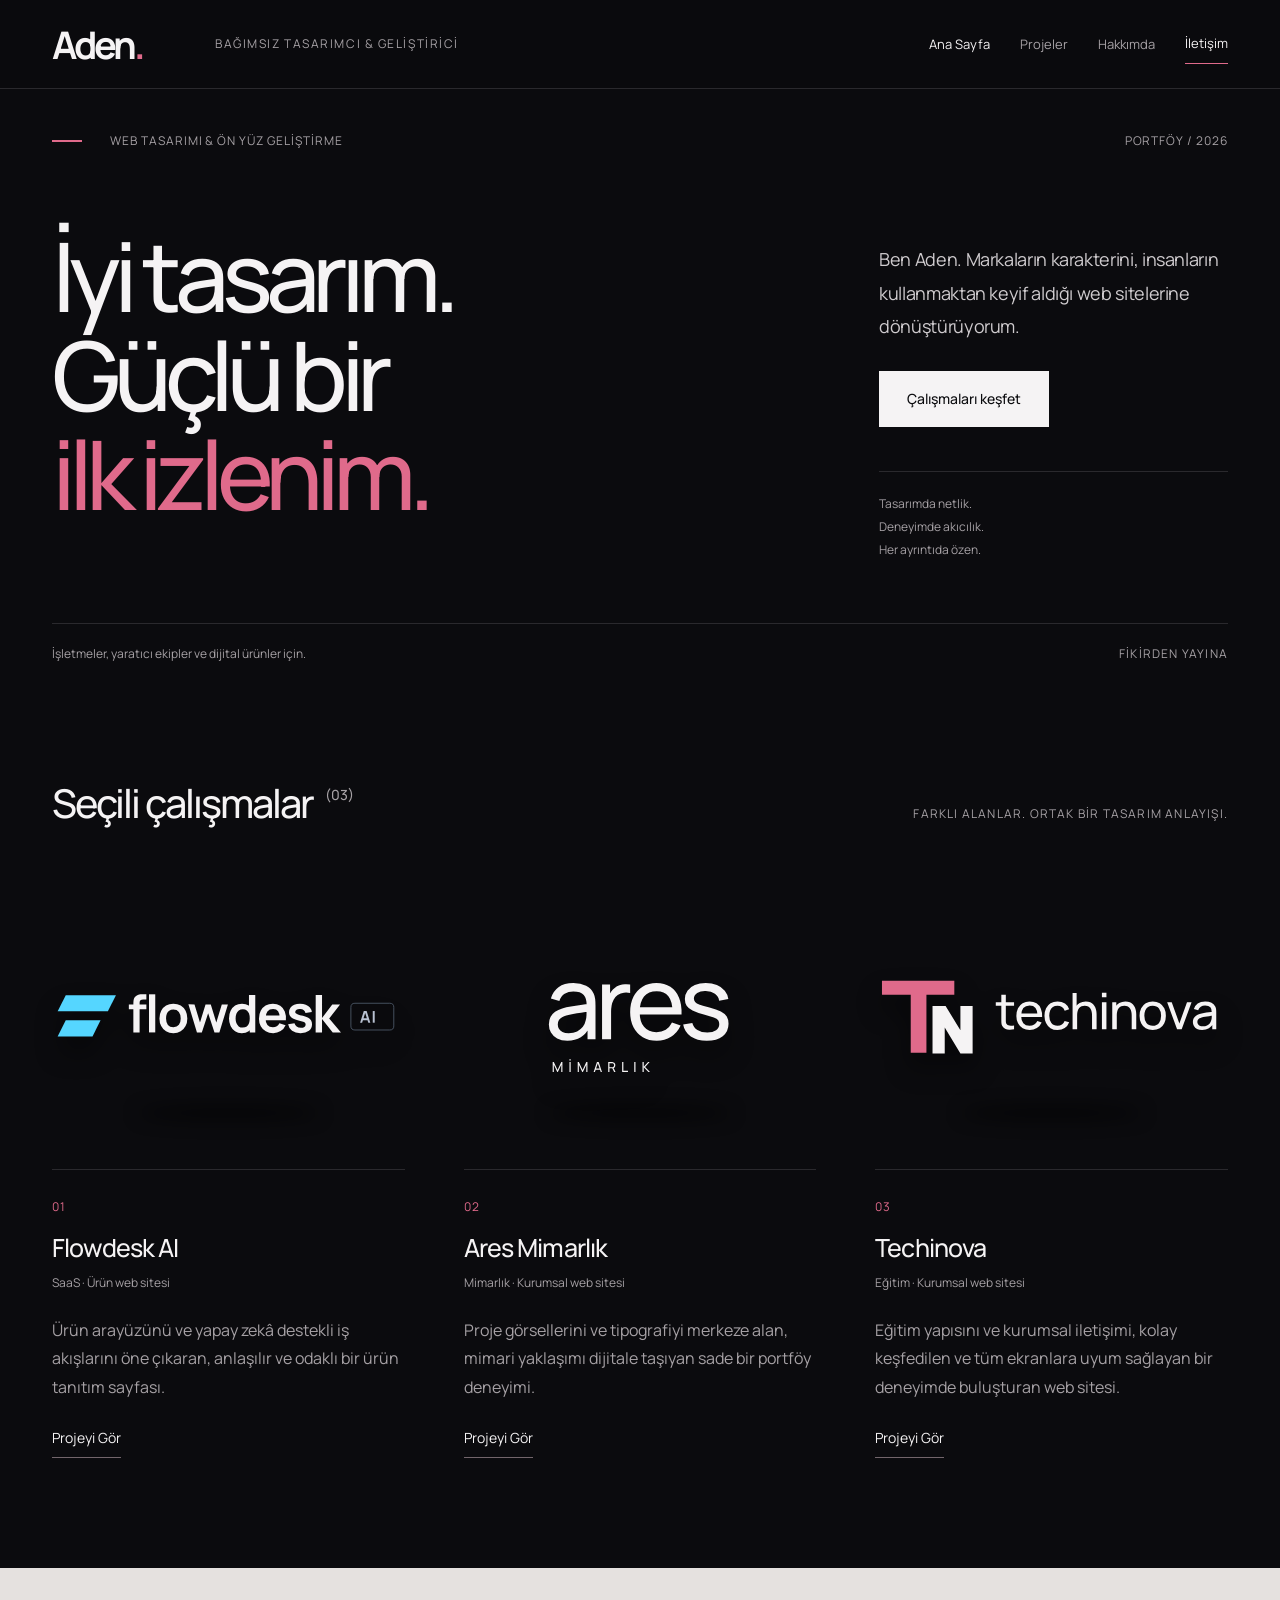
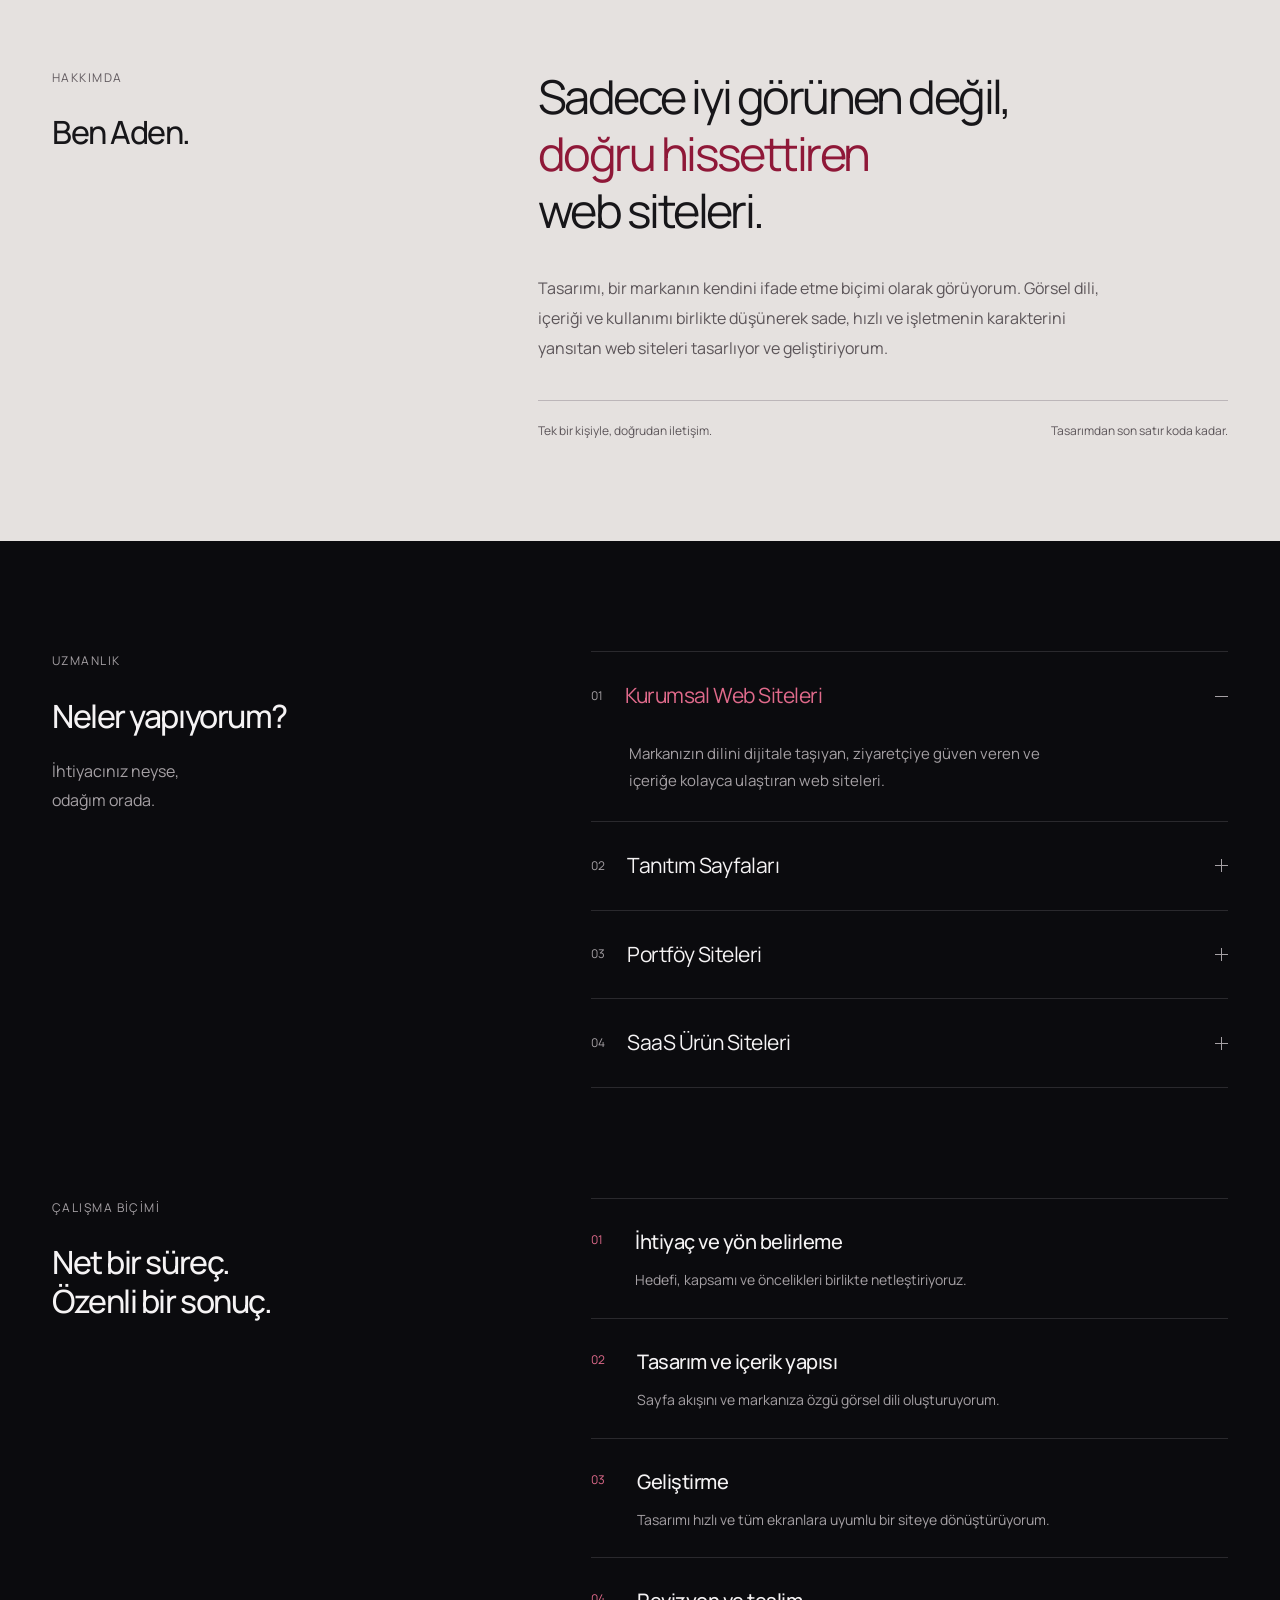
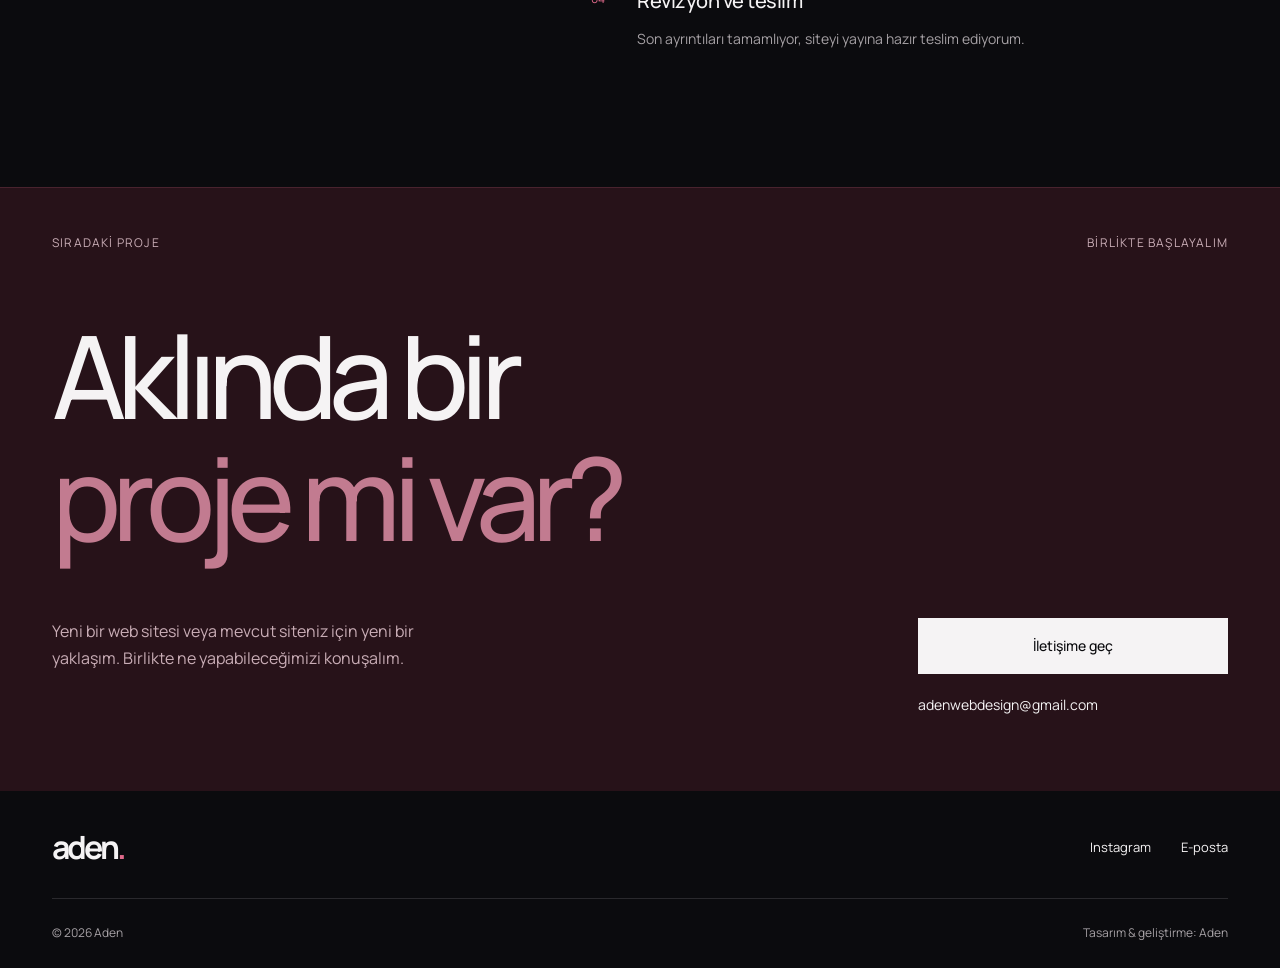
<file: index.html>
<!doctype html>
<html lang="tr">
<head>
  <meta charset="utf-8">
  <meta name="viewport" content="width=device-width, initial-scale=1">
  <meta name="theme-color" content="#0B0B0E">
  <meta name="description" content="Aden — İşletmeler, yaratıcı ekipler ve dijital ürünler için modern, hızlı ve karakterli web siteleri. Bağımsız web tasarımı ve ön yüz geliştirme.">
  <title>Aden — Web Tasarım & Geliştirme</title>
  <link rel="icon" type="image/svg+xml" href="data:image/svg+xml,%3Csvg xmlns='http://www.w3.org/2000/svg' viewBox='0 0 64 64'%3E%3Crect width='64' height='64' rx='12' fill='%230B0B0E'/%3E%3Cpath d='M15 48 29 15h6l14 33h-8l-3-8H25l-3 8zm13-15h7l-3.5-10z' fill='%23F5F3F4'/%3E%3Ccircle cx='51' cy='49' r='4' fill='%23B8325A'/%3E%3C/svg%3E">
  <link rel="stylesheet" href="./style.css?v=floating-1">
  <script src="./main.js?v=floating-1" defer></script>
</head>
<body>
<a class="skip-link" href="#icerik">İçeriğe geç</a>
<header class="header"><div class="wrap navigation"><a class="logo" href="#ana-sayfa" aria-label="Aden ana sayfa">Aden<span>.</span></a><span class="nav-caption">BAĞIMSIZ TASARIMCI & GELİŞTİRİCİ</span><button class="menu-toggle" type="button" aria-controls="navigation" aria-expanded="false" hidden>Menü <span aria-hidden="true">+</span></button><nav id="navigation" aria-label="Ana gezinme"><a href="#ana-sayfa" aria-current="location">Ana Sayfa</a><a href="#projeler">Projeler</a><a href="#hakkimda">Hakkımda</a><a class="nav-contact" href="#iletisim">İletişim</a></nav></div></header>
<main id="icerik">
<section class="hero wrap" id="ana-sayfa" aria-labelledby="hero-title"><div class="hero-meta"><span>WEB TASARIMI & ÖN YÜZ GELİŞTİRME</span><span>PORTFÖY / 2026</span></div><div class="hero-grid"><div><h1 id="hero-title">İyi tasarım.<br>Güçlü bir<br><span>ilk izlenim.</span></h1></div><div class="hero-aside"><p class="intro">Ben Aden. Markaların karakterini, insanların kullanmaktan keyif aldığı web sitelerine dönüştürüyorum.</p><a class="button" href="#projeler">Çalışmaları keşfet</a><div class="specialties"><span>Tasarımda netlik.</span><span>Deneyimde akıcılık.</span><span>Her ayrıntıda özen.</span></div></div></div><div class="hero-foot"><span>İşletmeler, yaratıcı ekipler ve dijital ürünler için.</span><span>FİKİRDEN YAYINA</span></div></section>
<section class="work wrap" id="projeler" aria-labelledby="work-title"><div class="section-head"><h2 id="work-title">Seçili çalışmalar<span class="count">(03)</span></h2><span class="eyebrow">FARKLI ALANLAR. ORTAK BİR TASARIM ANLAYIŞI.</span></div><div class="logo-projects"><article class="logo-project" id="flowdesk"><a class="logo-stage logo-stage-flowdesk" href="https://xaqec.github.io/flowdesk" target="_blank" rel="noopener noreferrer" data-placeholder="project" aria-label="Flowdesk AI projesini gör — yeni sekmede açılır"><span class="logo-float"><img class="project-logo" src="./flowdesk-logo.svg" alt="Flowdesk AI logosu" width="480" height="220" decoding="async"></span></a><div class="logo-project-info"><span class="logo-number">01</span><h3>Flowdesk AI</h3><p class="logo-category">SaaS · Ürün web sitesi</p><p class="logo-description">Ürün arayüzünü ve yapay zekâ destekli iş akışlarını öne çıkaran, anlaşılır ve odaklı bir ürün tanıtım sayfası.</p><a class="logo-project-link" href="https://xaqec.github.io/flowdesk" target="_blank" rel="noopener noreferrer" data-placeholder="project" aria-label="Flowdesk AI projesini gör — yeni sekmede açılır">Projeyi Gör</a></div></article><article class="logo-project" id="ares"><a class="logo-stage logo-stage-ares" href="https://xaqec.github.io/ares" target="_blank" rel="noopener noreferrer" data-placeholder="project" aria-label="Ares Mimarlık projesini gör — yeni sekmede açılır"><span class="logo-float"><img class="project-logo" src="./ares-logo.svg" alt="Ares Mimarlık logosu" width="480" height="220" decoding="async"></span></a><div class="logo-project-info"><span class="logo-number">02</span><h3>Ares Mimarlık</h3><p class="logo-category">Mimarlık · Kurumsal web sitesi</p><p class="logo-description">Proje görsellerini ve tipografiyi merkeze alan, mimari yaklaşımı dijitale taşıyan sade bir portföy deneyimi.</p><a class="logo-project-link" href="https://xaqec.github.io/ares" target="_blank" rel="noopener noreferrer" data-placeholder="project" aria-label="Ares Mimarlık projesini gör — yeni sekmede açılır">Projeyi Gör</a></div></article><article class="logo-project" id="techinova"><a class="logo-stage logo-stage-techinova" href="https://xaqec.github.io/techinova" target="_blank" rel="noopener noreferrer" data-placeholder="project" aria-label="Techinova projesini gör — yeni sekmede açılır"><span class="logo-float"><img class="project-logo" src="./techinova-logo.svg" alt="Techinova logosu" width="480" height="220" decoding="async"></span></a><div class="logo-project-info"><span class="logo-number">03</span><h3>Techinova</h3><p class="logo-category">Eğitim · Kurumsal web sitesi</p><p class="logo-description">Eğitim yapısını ve kurumsal iletişimi, kolay keşfedilen ve tüm ekranlara uyum sağlayan bir deneyimde buluşturan web sitesi.</p><a class="logo-project-link" href="https://xaqec.github.io/techinova" target="_blank" rel="noopener noreferrer" data-placeholder="project" aria-label="Techinova projesini gör —  yeni sekmede açılır">Projeyi Gör</a></div></article></div></section><section class="about" id="hakkimda" aria-labelledby="about-title"><div class="wrap about-grid"><div class="section-label"><span>HAKKIMDA</span><h2 id="about-title">Ben Aden.</h2></div><div class="about-content"><p class="statement">Sadece iyi görünen değil,<br><span>doğru hissettiren</span><br>web siteleri.</p><p class="body-copy">Tasarımı, bir markanın kendini ifade etme biçimi olarak görüyorum. Görsel dili, içeriği ve kullanımı birlikte düşünerek sade, hızlı ve işletmenin karakterini yansıtan web siteleri tasarlıyor ve geliştiriyorum.</p><div class="about-signature"><span>Tek bir kişiyle, doğrudan iletişim.</span><span>Tasarımdan son satır koda kadar.</span></div></div></div></section>
<section class="expertise wrap" aria-labelledby="services-title"><div class="section-label"><span>UZMANLIK</span><h2 id="services-title">Neler yapıyorum?</h2><p>İhtiyacınız neyse,<br>odağım orada.</p></div><div class="service-list"><details open><summary><span class="service-no">01</span>Kurumsal Web Siteleri<span class="plus" aria-hidden="true"></span></summary><p>Markanızın dilini dijitale taşıyan, ziyaretçiye güven veren ve içeriğe kolayca ulaştıran web siteleri.</p></details><details><summary><span class="service-no">02</span>Tanıtım Sayfaları<span class="plus" aria-hidden="true"></span></summary><p>Tek bir ürün, hizmet veya kampanyaya odaklanan; mesajı kısa ve güçlü biçimde anlatan sayfalar.</p></details><details><summary><span class="service-no">03</span>Portföy Siteleri<span class="plus" aria-hidden="true"></span></summary><p>İşlerinizi öne çıkaran, kişisel yaklaşımınızı ve tasarım dilinizi yansıtan dijital alanlar.</p></details><details><summary><span class="service-no">04</span>SaaS Ürün Siteleri<span class="plus" aria-hidden="true"></span></summary><p>Ürünün değerini anlaşılır kılan; arayüzü, özellikleri ve kullanım senaryolarını bir araya getiren deneyimler.</p></details></div></section>
<section class="process wrap" aria-labelledby="process-title"><div class="section-label"><span>ÇALIŞMA BİÇİMİ</span><h2 id="process-title">Net bir süreç.<br>Özenli bir sonuç.</h2></div><ol><li><span>01</span><div><h3>İhtiyaç ve yön belirleme</h3><p>Hedefi, kapsamı ve öncelikleri birlikte netleştiriyoruz.</p></div></li><li><span>02</span><div><h3>Tasarım ve içerik yapısı</h3><p>Sayfa akışını ve markanıza özgü görsel dili oluşturuyorum.</p></div></li><li><span>03</span><div><h3>Geliştirme</h3><p>Tasarımı hızlı ve tüm ekranlara uyumlu bir siteye dönüştürüyorum.</p></div></li><li><span>04</span><div><h3>Revizyon ve teslim</h3><p>Son ayrıntıları tamamlıyor, siteyi yayına hazır teslim ediyorum.</p></div></li></ol></section>
<section class="contact" id="iletisim" aria-labelledby="contact-title"><div class="wrap"><div class="contact-top"><span class="eyebrow">SIRADAKİ PROJE</span><span class="eyebrow">BİRLİKTE BAŞLAYALIM</span></div><h2 id="contact-title">Aklında bir<br><span>proje mi var?</span></h2><div class="contact-bottom"><p>Yeni bir web sitesi veya mevcut siteniz için yeni bir yaklaşım. Birlikte ne yapabileceğimizi konuşalım.</p><div><a class="button contact-button" href="mailto:adenwebdesign@gmail.com" data-placeholder="email">İletişime geç</a><a class="email" href="mailto:adenwebdesign@gmail.com" data-placeholder="email">adenwebdesign@gmail.com</a></div></div></div></section>
</main><footer class="wrap footer"><div class="footer-top"><a class="logo" href="#ana-sayfa" aria-label="Aden sayfa başına dön">aden<span>.</span></a><div class="socials"><a href="https://www.instagram.com/adenwebx/" target="_blank" rel="noopener noreferrer" data-placeholder="social" aria-label="Instagram geçici profil bağlantısı">Instagram</a><a href="mailto:adenwebdesign@gmail.com" data-placeholder="email">E-posta</a></div></div><div class="footer-bottom"><span>© 2026 Aden</span><span>Tasarım & geliştirme: Aden</span></div></footer>
</body></html>
</file>
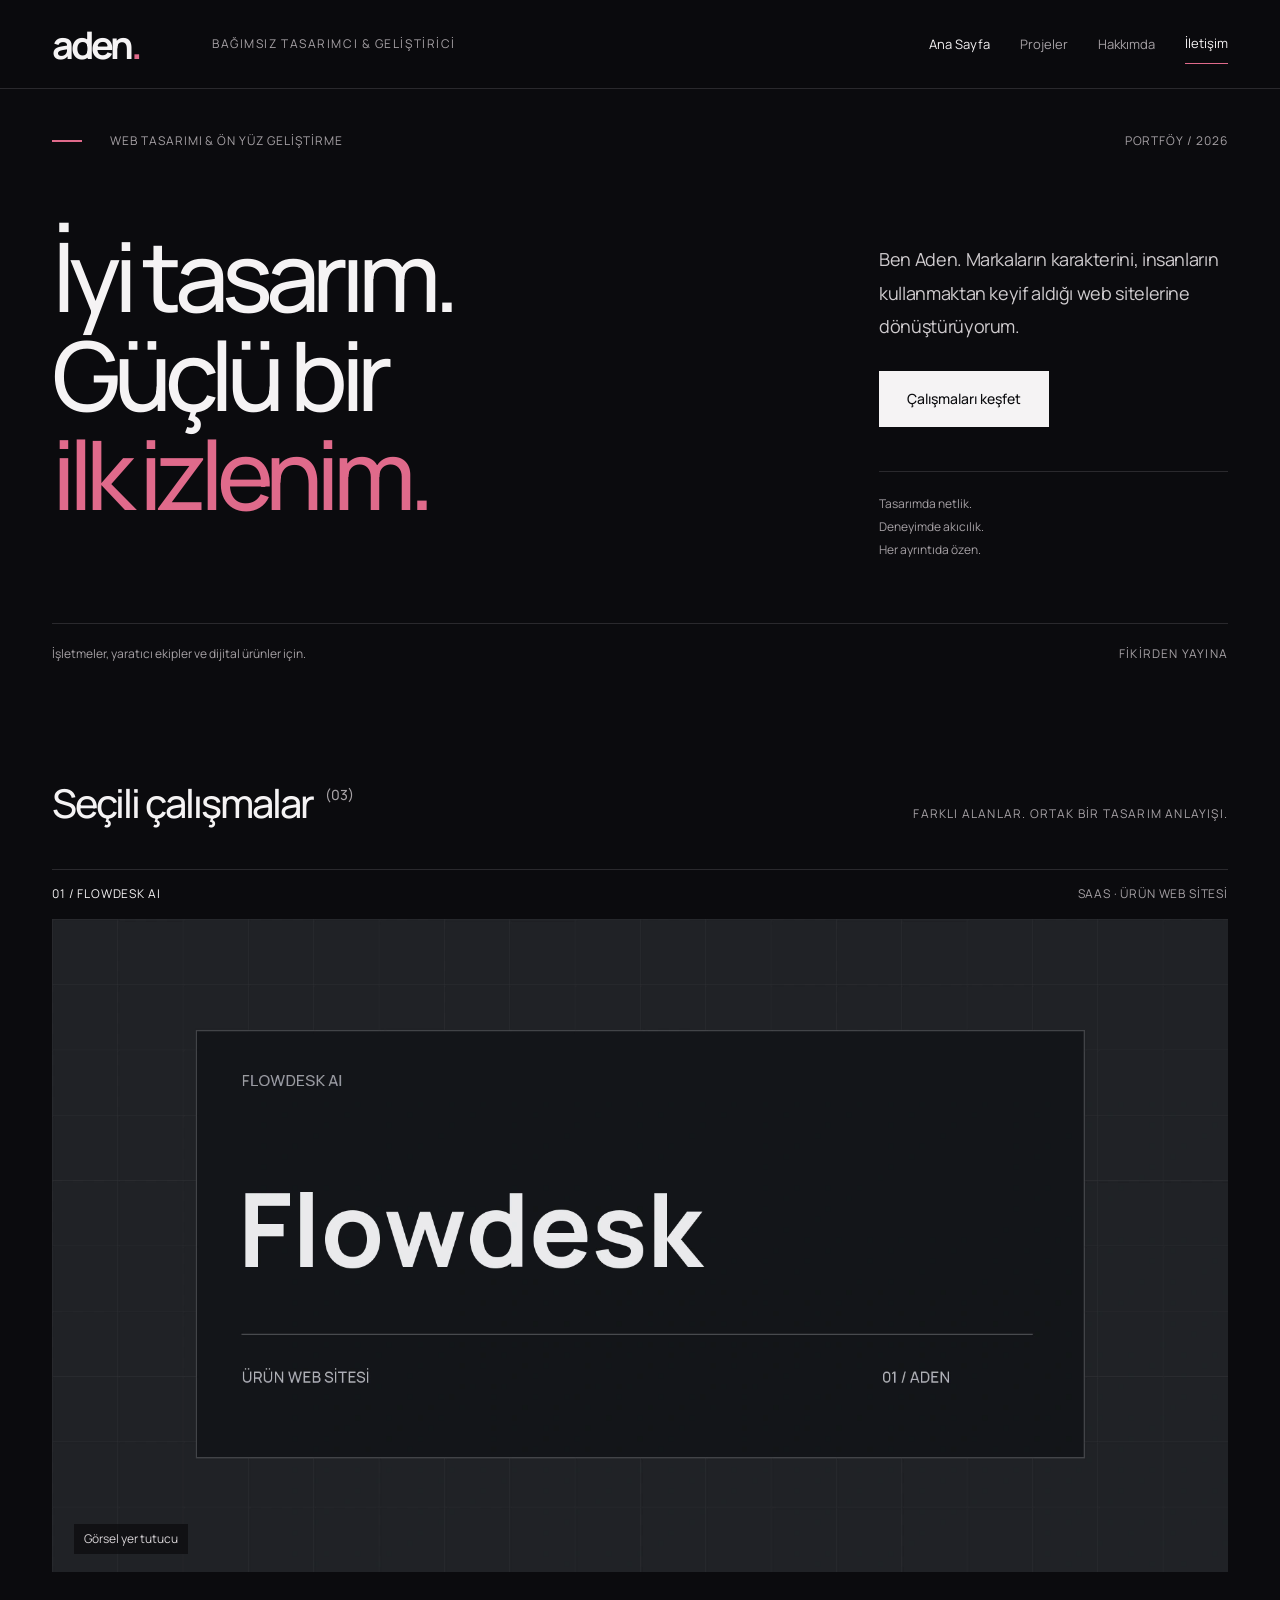
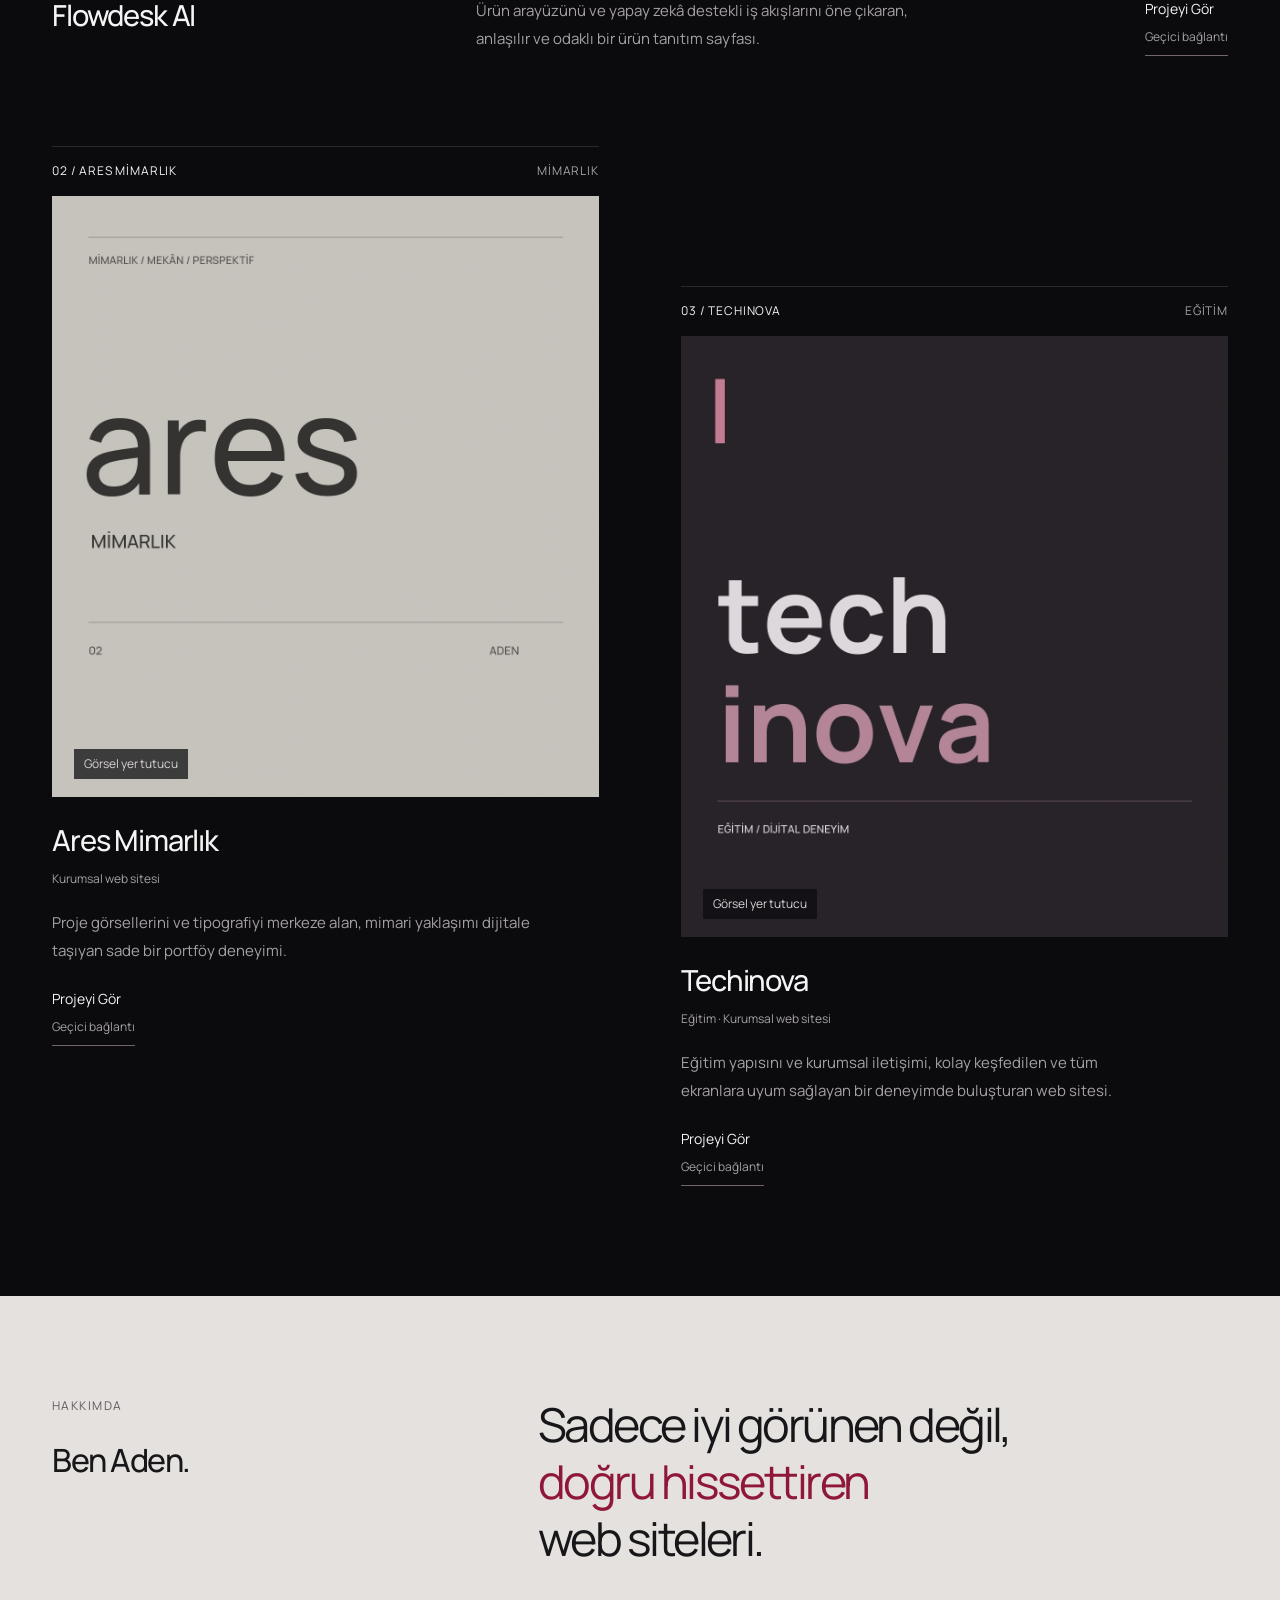
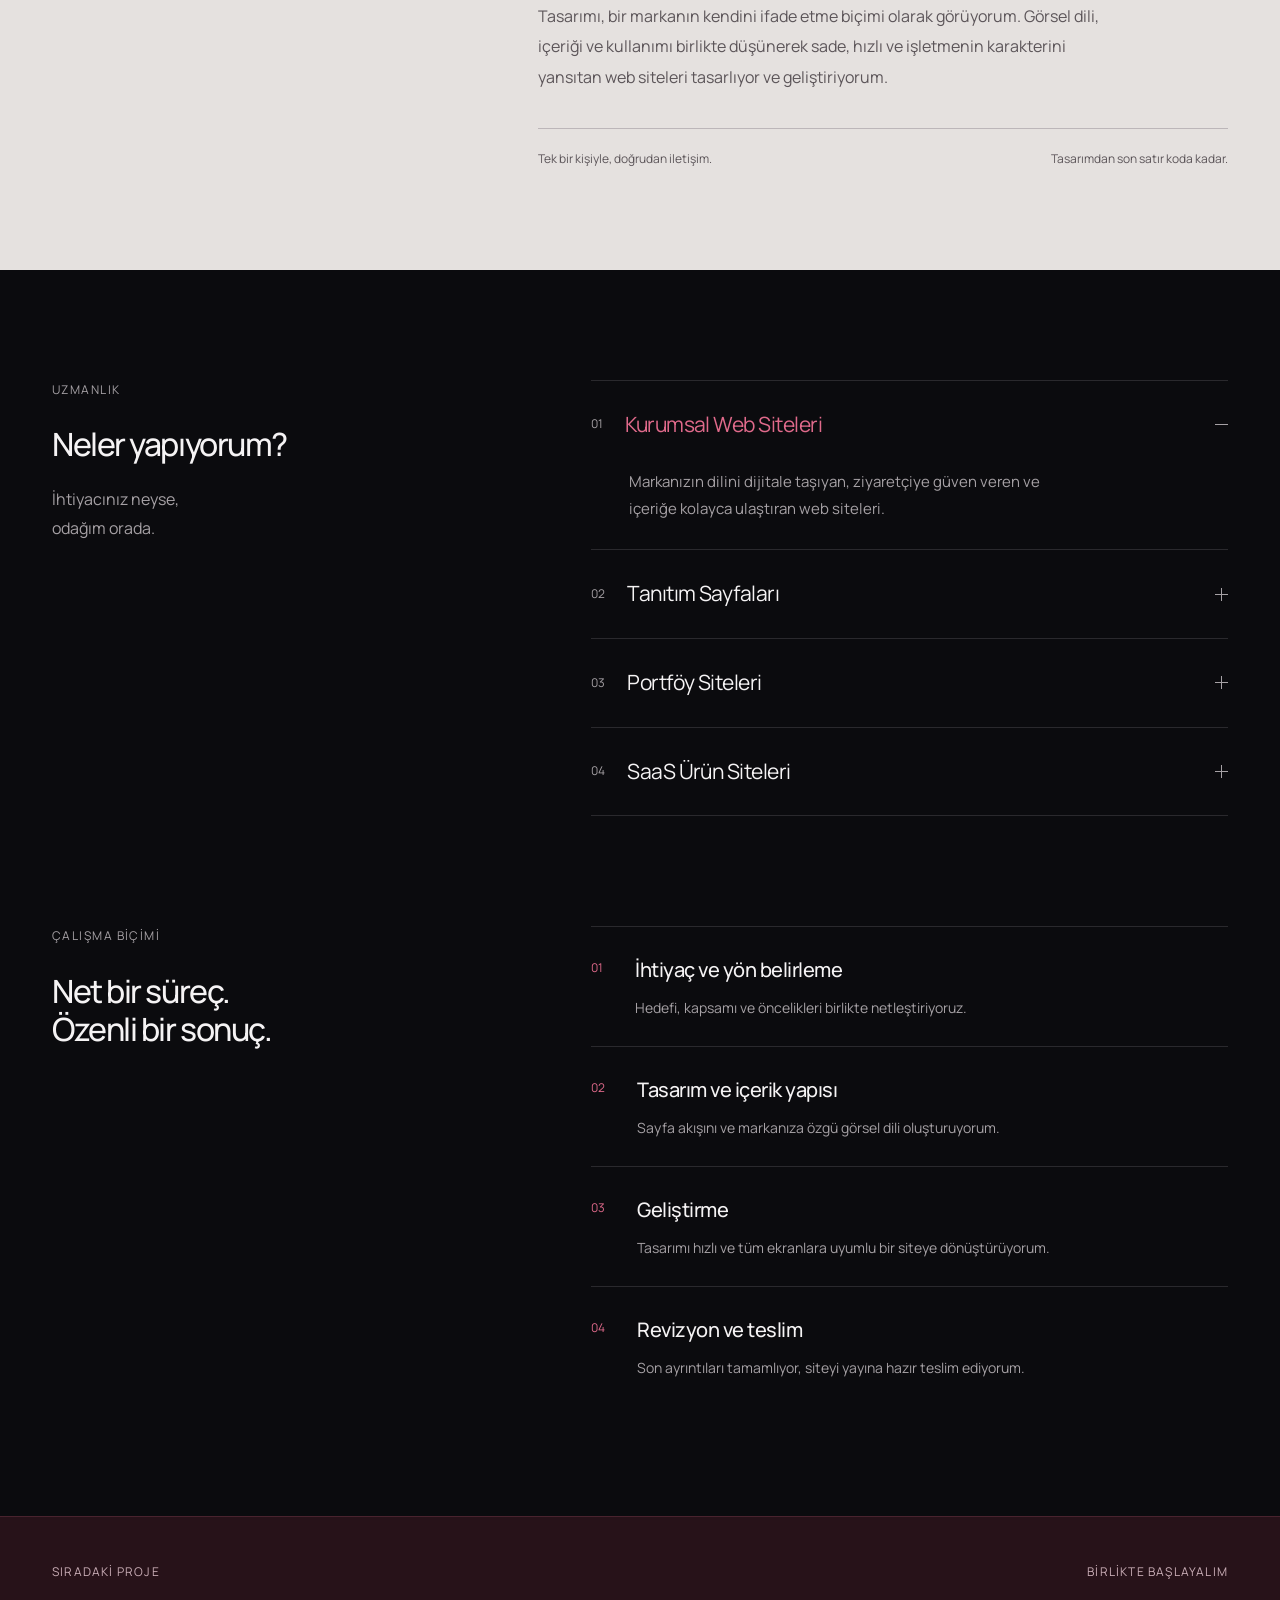
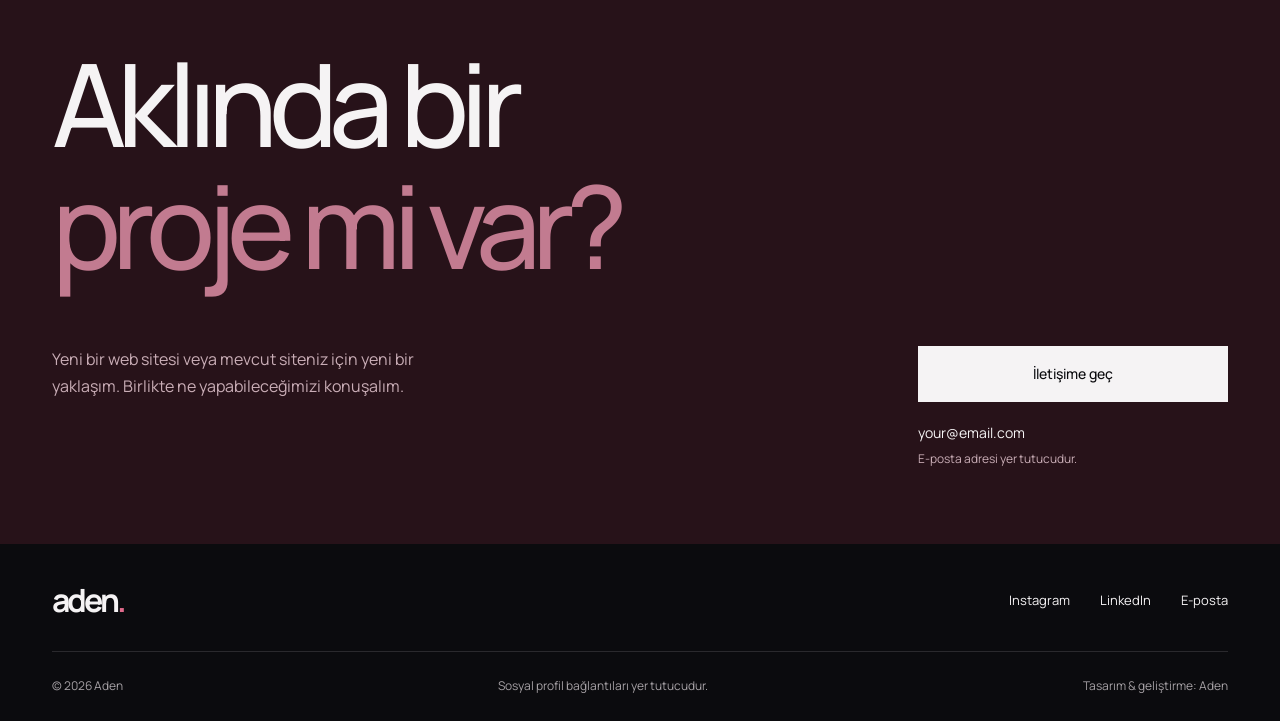
<file: aden-github-flat/index.html>
<!doctype html>
<html lang="tr">
<head>
  <meta charset="utf-8">
  <meta name="viewport" content="width=device-width, initial-scale=1">
  <meta name="theme-color" content="#0B0B0E">
  <meta name="description" content="Aden — İşletmeler, yaratıcı ekipler ve dijital ürünler için modern, hızlı ve karakterli web siteleri. Bağımsız web tasarımı ve ön yüz geliştirme.">
  <title>Aden — Web Tasarım & Geliştirme</title>
  <link rel="icon" type="image/svg+xml" href="data:image/svg+xml,%3Csvg xmlns='http://www.w3.org/2000/svg' viewBox='0 0 64 64'%3E%3Crect width='64' height='64' rx='12' fill='%230B0B0E'/%3E%3Cpath d='M15 48 29 15h6l14 33h-8l-3-8H25l-3 8zm13-15h7l-3.5-10z' fill='%23F5F3F4'/%3E%3Ccircle cx='51' cy='49' r='4' fill='%23B8325A'/%3E%3C/svg%3E">
  <link rel="stylesheet" href="./style.css">
  <script src="./main.js" defer></script>
</head>
<body>
<a class="skip-link" href="#icerik">İçeriğe geç</a>
<header class="header"><div class="wrap navigation"><a class="logo" href="#ana-sayfa" aria-label="Aden ana sayfa">aden<span>.</span></a><span class="nav-caption">BAĞIMSIZ TASARIMCI & GELİŞTİRİCİ</span><button class="menu-toggle" type="button" aria-controls="navigation" aria-expanded="false" hidden>Menü <span aria-hidden="true">+</span></button><nav id="navigation" aria-label="Ana gezinme"><a href="#ana-sayfa" aria-current="location">Ana Sayfa</a><a href="#projeler">Projeler</a><a href="#hakkimda">Hakkımda</a><a class="nav-contact" href="#iletisim">İletişim</a></nav></div></header>
<main id="icerik">
<section class="hero wrap" id="ana-sayfa" aria-labelledby="hero-title"><div class="hero-meta"><span>WEB TASARIMI & ÖN YÜZ GELİŞTİRME</span><span>PORTFÖY / 2026</span></div><div class="hero-grid"><div><h1 id="hero-title">İyi tasarım.<br>Güçlü bir<br><span>ilk izlenim.</span></h1></div><div class="hero-aside"><p class="intro">Ben Aden. Markaların karakterini, insanların kullanmaktan keyif aldığı web sitelerine dönüştürüyorum.</p><a class="button" href="#projeler">Çalışmaları keşfet</a><div class="specialties"><span>Tasarımda netlik.</span><span>Deneyimde akıcılık.</span><span>Her ayrıntıda özen.</span></div></div></div><div class="hero-foot"><span>İşletmeler, yaratıcı ekipler ve dijital ürünler için.</span><span>FİKİRDEN YAYINA</span></div></section>
<section class="work wrap" id="projeler" aria-labelledby="work-title"><div class="section-head"><h2 id="work-title">Seçili çalışmalar<span class="count">(03)</span></h2><span class="eyebrow">FARKLI ALANLAR. ORTAK BİR TASARIM ANLAYIŞI.</span></div>
<article class="project featured" id="flowdesk"><div class="project-topline"><span>01 / FLOWDESK AI</span><span>SAAS · ÜRÜN WEB SİTESİ</span></div><a class="project-image" href="https://example.com/flowdesk" target="_blank" rel="noopener noreferrer" data-placeholder="project" aria-label="Flowdesk AI geçici proje bağlantısı, yeni sekmede açılır"><img src="./assets/images/flowdesk-preview.webp" width="1800" height="1000" alt="Flowdesk AI için tipografik yer tutucu; gerçek proje ekran görüntüsü bekleniyor."><span class="preview-tag">Görsel yer tutucu</span><span class="view-tag">Projeyi Gör</span></a><div class="project-details"><h3>Flowdesk AI</h3><p>Ürün arayüzünü ve yapay zekâ destekli iş akışlarını öne çıkaran, anlaşılır ve odaklı bir ürün tanıtım sayfası.</p><a class="project-link" href="https://example.com/flowdesk" target="_blank" rel="noopener noreferrer" data-placeholder="project">Projeyi Gör<span>Geçici bağlantı</span></a></div></article>
<div class="project-pair"><article class="project" id="ares"><div class="project-topline"><span>02 / ARES MİMARLIK</span><span>MİMARLIK</span></div><a class="project-image" href="https://example.com/ares" target="_blank" rel="noopener noreferrer" data-placeholder="project" aria-label="Ares Mimarlık geçici proje bağlantısı, yeni sekmede açılır"><img src="./assets/images/ares-preview.webp" width="1200" height="1380" alt="Ares Mimarlık için tipografik yer tutucu; gerçek proje ekran görüntüsü bekleniyor." loading="lazy"><span class="preview-tag">Görsel yer tutucu</span><span class="view-tag">Projeyi Gör</span></a><div class="project-details"><h3>Ares Mimarlık</h3><span class="category">Kurumsal web sitesi</span><p>Proje görsellerini ve tipografiyi merkeze alan, mimari yaklaşımı dijitale taşıyan sade bir portföy deneyimi.</p><a class="project-link" href="https://example.com/ares" target="_blank" rel="noopener noreferrer" data-placeholder="project">Projeyi Gör<span>Geçici bağlantı</span></a></div></article>
<article class="project" id="techinova"><div class="project-topline"><span>03 / TECHINOVA</span><span>EĞİTİM</span></div><a class="project-image" href="https://example.com/techinova" target="_blank" rel="noopener noreferrer" data-placeholder="project" aria-label="Techinova geçici proje bağlantısı, yeni sekmede açılır"><img src="./assets/images/techinova-preview.webp" width="1200" height="1380" alt="Techinova için tipografik yer tutucu; gerçek proje ekran görüntüsü bekleniyor." loading="lazy"><span class="preview-tag">Görsel yer tutucu</span><span class="view-tag">Projeyi Gör</span></a><div class="project-details"><h3>Techinova</h3><span class="category">Eğitim · Kurumsal web sitesi</span><p>Eğitim yapısını ve kurumsal iletişimi, kolay keşfedilen ve tüm ekranlara uyum sağlayan bir deneyimde buluşturan web sitesi.</p><a class="project-link" href="https://example.com/techinova" target="_blank" rel="noopener noreferrer" data-placeholder="project">Projeyi Gör<span>Geçici bağlantı</span></a></div></article></div></section>
<section class="about" id="hakkimda" aria-labelledby="about-title"><div class="wrap about-grid"><div class="section-label"><span>HAKKIMDA</span><h2 id="about-title">Ben Aden.</h2></div><div class="about-content"><p class="statement">Sadece iyi görünen değil,<br><span>doğru hissettiren</span><br>web siteleri.</p><p class="body-copy">Tasarımı, bir markanın kendini ifade etme biçimi olarak görüyorum. Görsel dili, içeriği ve kullanımı birlikte düşünerek sade, hızlı ve işletmenin karakterini yansıtan web siteleri tasarlıyor ve geliştiriyorum.</p><div class="about-signature"><span>Tek bir kişiyle, doğrudan iletişim.</span><span>Tasarımdan son satır koda kadar.</span></div></div></div></section>
<section class="expertise wrap" aria-labelledby="services-title"><div class="section-label"><span>UZMANLIK</span><h2 id="services-title">Neler yapıyorum?</h2><p>İhtiyacınız neyse,<br>odağım orada.</p></div><div class="service-list"><details open><summary><span class="service-no">01</span>Kurumsal Web Siteleri<span class="plus" aria-hidden="true"></span></summary><p>Markanızın dilini dijitale taşıyan, ziyaretçiye güven veren ve içeriğe kolayca ulaştıran web siteleri.</p></details><details><summary><span class="service-no">02</span>Tanıtım Sayfaları<span class="plus" aria-hidden="true"></span></summary><p>Tek bir ürün, hizmet veya kampanyaya odaklanan; mesajı kısa ve güçlü biçimde anlatan sayfalar.</p></details><details><summary><span class="service-no">03</span>Portföy Siteleri<span class="plus" aria-hidden="true"></span></summary><p>İşlerinizi öne çıkaran, kişisel yaklaşımınızı ve tasarım dilinizi yansıtan dijital alanlar.</p></details><details><summary><span class="service-no">04</span>SaaS Ürün Siteleri<span class="plus" aria-hidden="true"></span></summary><p>Ürünün değerini anlaşılır kılan; arayüzü, özellikleri ve kullanım senaryolarını bir araya getiren deneyimler.</p></details></div></section>
<section class="process wrap" aria-labelledby="process-title"><div class="section-label"><span>ÇALIŞMA BİÇİMİ</span><h2 id="process-title">Net bir süreç.<br>Özenli bir sonuç.</h2></div><ol><li><span>01</span><div><h3>İhtiyaç ve yön belirleme</h3><p>Hedefi, kapsamı ve öncelikleri birlikte netleştiriyoruz.</p></div></li><li><span>02</span><div><h3>Tasarım ve içerik yapısı</h3><p>Sayfa akışını ve markanıza özgü görsel dili oluşturuyorum.</p></div></li><li><span>03</span><div><h3>Geliştirme</h3><p>Tasarımı hızlı ve tüm ekranlara uyumlu bir siteye dönüştürüyorum.</p></div></li><li><span>04</span><div><h3>Revizyon ve teslim</h3><p>Son ayrıntıları tamamlıyor, siteyi yayına hazır teslim ediyorum.</p></div></li></ol></section>
<section class="contact" id="iletisim" aria-labelledby="contact-title"><div class="wrap"><div class="contact-top"><span class="eyebrow">SIRADAKİ PROJE</span><span class="eyebrow">BİRLİKTE BAŞLAYALIM</span></div><h2 id="contact-title">Aklında bir<br><span>proje mi var?</span></h2><div class="contact-bottom"><p>Yeni bir web sitesi veya mevcut siteniz için yeni bir yaklaşım. Birlikte ne yapabileceğimizi konuşalım.</p><div><a class="button contact-button" href="mailto:your@email.com" data-placeholder="email">İletişime geç</a><a class="email" href="mailto:your@email.com" data-placeholder="email">your@email.com</a><small>E-posta adresi yer tutucudur.</small></div></div></div></section>
</main><footer class="wrap footer"><div class="footer-top"><a class="logo" href="#ana-sayfa" aria-label="Aden sayfa başına dön">aden<span>.</span></a><div class="socials"><a href="https://example.com/instagram" target="_blank" rel="noopener noreferrer" data-placeholder="social" aria-label="Instagram geçici profil bağlantısı">Instagram</a><a href="https://example.com/linkedin" target="_blank" rel="noopener noreferrer" data-placeholder="social" aria-label="LinkedIn geçici profil bağlantısı">LinkedIn</a><a href="mailto:your@email.com" data-placeholder="email">E-posta</a></div></div><div class="footer-bottom"><span>© 2026 Aden</span><span>Sosyal profil bağlantıları yer tutucudur.</span><span>Tasarım & geliştirme: Aden</span></div></footer>
</body></html>
</file>
<file: style.css>
@font-face{font-family:Manrope;src:url('./manrope-400.ttf') format('truetype');font-weight:400;font-display:swap}@font-face{font-family:Manrope;src:url('./manrope-500.ttf') format('truetype');font-weight:500;font-display:swap}@font-face{font-family:Manrope;src:url('./manrope-700.ttf') format('truetype');font-weight:700;font-display:swap}
:root{--bg:#0b0b0e;--surface:#121217;--text:#f5f3f4;--muted:#a6a1a5;--accent:#e06a8b;--cherry:#8f1838;--line:#2a292d;color-scheme:dark}*{box-sizing:border-box}html{scroll-behavior:smooth;scroll-padding-top:100px}body{margin:0;background:var(--bg);color:var(--text);font:400 16px/1.7 Manrope,Arial,sans-serif;-webkit-font-smoothing:antialiased}h1,h2,h3,p{margin:0}h1,h2,h3{font-weight:500}a{color:inherit;text-decoration:none}button{font:inherit}a,button,summary{-webkit-tap-highlight-color:transparent}a:focus-visible,button:focus-visible,summary:focus-visible{outline:2px solid var(--accent);outline-offset:6px}::selection{background:var(--cherry);color:white}.wrap{width:min(1320px,calc(100% - 104px));margin-inline:auto}.skip-link{position:fixed;left:16px;top:16px;z-index:100;background:white;color:#111;padding:12px 20px;transform:translateY(-180%)}.skip-link:focus{transform:translateY(0)}.header{position:sticky;top:0;z-index:20;background:rgba(11,11,14,.95);backdrop-filter:blur(12px);border-bottom:1px solid var(--line)}.navigation{height:88px;display:flex;align-items:center;justify-content:space-between;gap:32px}.logo{font-size:38px;font-weight:700;letter-spacing:-3px;line-height:1}.logo span{color:var(--accent)}.nav-caption{font-size:12px;letter-spacing:.13em;color:var(--muted);margin-right:auto;margin-left:40px}nav{display:flex;gap:30px;align-items:center;font-size:13px}nav a{color:var(--muted);transition:color .2s}nav a:hover,nav a[aria-current]{color:var(--text)}nav .nav-contact{border-bottom:1px solid var(--accent);color:var(--text);padding-block:8px}.menu-toggle{display:none}.hero{padding-top:42px}.hero-meta,.hero-foot{display:flex;justify-content:space-between;gap:28px;color:var(--muted);font-size:12px;letter-spacing:.08em}.hero-meta:before{content:'';width:30px;height:2px;background:var(--accent);align-self:center}.hero-meta>span:first-child{margin-right:auto}.hero-grid{display:grid;grid-template-columns:1.4fr .7fr;gap:11%;padding-block:76px 62px}h1{font-size:clamp(64px,7.5vw,112px);line-height:1.03;letter-spacing:-.075em}h1>span{color:var(--accent)}.hero-aside{padding-top:16px;align-self:end}.intro{font-size:18px;line-height:1.85;max-width:345px;color:#cfcbce;letter-spacing:-.02em}.button{display:inline-flex;justify-content:center;align-items:center;padding:15px 27px;border:1px solid var(--text);background:var(--text);color:var(--bg);font-size:14px;font-weight:500;transition:background .2s,border-color .2s}.button:hover{background:var(--accent);border-color:var(--accent)}.hero-aside .button{margin-top:28px}.specialties{border-top:1px solid var(--line);margin-top:44px;padding-top:21px;color:var(--muted);font-size:12px;line-height:1.9;display:flex;flex-direction:column}.hero-foot{border-top:1px solid var(--line);padding-top:20px;letter-spacing:0}.hero-foot>span:last-child{letter-spacing:.1em;font-size:12px}.work{padding-top:115px;padding-bottom:110px}.section-head{display:flex;justify-content:space-between;align-items:baseline;gap:24px;margin-bottom:42px}h2{font-size:clamp(30px,3.1vw,46px);letter-spacing:-.05em;line-height:1.2}.count{color:var(--muted);font-size:14px;vertical-align:top;display:inline-block;margin:7px 0 0 12px;letter-spacing:0}.eyebrow{font-size:12px;color:var(--muted);letter-spacing:.1em}.about{background:#e5e1df;color:#171619;padding-block:100px}.about-grid{display:grid;grid-template-columns:1fr 2fr;gap:12%}.section-label>span{font-size:12px;letter-spacing:.12em;color:var(--muted);display:block;margin-bottom:25px}.about .section-label>span{color:#60595e}.section-label h2{font-size:32px;letter-spacing:-.045em}.statement{font-size:clamp(30px,3.65vw,55px);line-height:1.22;letter-spacing:-.055em}.statement>span{color:#8f1838}.body-copy{margin-top:34px;font-size:16px;line-height:1.9;color:#5c5559;max-width:580px}.about-signature{display:flex;gap:20px;justify-content:space-between;border-top:1px solid #bcb6b9;margin-top:36px;padding-top:20px;font-size:12px;color:#5c5559}.expertise,.process{display:grid;grid-template-columns:1fr 1.6fr;gap:12%;padding-block:110px}.section-label>p{margin-top:22px;font-size:16px;color:var(--muted);line-height:1.8}.service-list{border-top:1px solid var(--line)}details{border-bottom:1px solid var(--line)}summary{list-style:none;cursor:pointer;display:flex;gap:22px;align-items:center;font-size:21px;letter-spacing:-.025em;padding:26px 0}summary::-webkit-details-marker{display:none}.service-no{color:var(--muted);font-size:12px;letter-spacing:0}.plus{height:13px;width:13px;position:relative;margin-left:auto;flex-shrink:0}.plus:before,.plus:after{content:'';background:var(--muted);height:1px;width:13px;position:absolute;top:6px;left:0}.plus:after{transform:rotate(90deg)}details[open] .plus:after{transform:none}details[open] summary{color:var(--accent)}details p{margin:0 38px 27px;font-size:15px;color:var(--muted);line-height:1.8;max-width:450px}.process{padding-top:0;padding-bottom:110px}.process ol{list-style:none;margin:0;padding:0}.process li{display:flex;gap:32px;padding:26px 0;border-top:1px solid var(--line)}.process li>span{font-size:12px;color:var(--accent);padding-top:5px}.process h3{font-size:20px;letter-spacing:-.025em}.process li p{color:var(--muted);font-size:14px;margin-top:9px;max-width:430px}.contact{background:#271219;border-top:1px solid #49232e;padding:45px 0 75px}.contact-top{display:flex;justify-content:space-between;gap:24px}.contact-top .eyebrow{color:#c9adb6}.contact h2{font-size:clamp(65px,9vw,135px);letter-spacing:-.075em;line-height:1.06;margin-block:60px}.contact h2>span{color:#c27b90}.contact-bottom{display:flex;justify-content:space-between;gap:60px;align-items:flex-start}.contact-bottom>p{max-width:395px;font-size:16px;color:#c9adb6}.contact-bottom>div{width:310px}.contact-button{width:100%;background:var(--text)}.email{display:block;font-size:14px;margin-top:19px}.contact small{display:block;font-size:12px;color:#c9adb6;margin-top:4px}.footer{padding-block:40px 24px}.footer-top,.footer-bottom{display:flex;align-items:center;justify-content:space-between;gap:24px}.footer .logo{font-size:32px}.socials{display:flex;gap:30px;font-size:13px}.socials a:hover{color:var(--accent)}.footer-bottom{padding-top:24px;border-top:1px solid var(--line);margin-top:35px;color:var(--muted);font-size:12px}
@media(min-width:1600px){.hero-grid{padding-block:100px 85px}}
@media(max-width:1000px){.wrap{width:calc(100% - 64px)}.nav-caption{display:none}.hero-grid{gap:7%;grid-template-columns:1.3fr 1fr}h1{font-size:clamp(60px,8vw,80px)}.intro{font-size:16px}.hero-grid{padding-top:64px}.specialties{margin-top:30px}.section-head{align-items:flex-start}.section-head .eyebrow{max-width:220px;text-align:right}.about-grid{gap:7%;grid-template-columns:1fr 2fr}.expertise,.process{gap:7%;grid-template-columns:1fr 1.7fr}.about-signature{flex-direction:column;gap:5px}summary{font-size:18px;gap:17px}}
@media(max-width:600px){.wrap{width:calc(100% - 40px)}.navigation{height:auto;min-height:75px;padding-block:21px;flex-wrap:wrap;gap:22px}.logo{font-size:33px}.navigation nav{width:100%;gap:18px;justify-content:space-between;font-size:12px}.hero{padding-top:27px}.hero-meta{font-size:12px;gap:12px;letter-spacing:.03em}.hero-meta>span:last-child{display:none}.hero-meta:before{width:18px}.hero-grid{display:block;padding-block:40px 34px}h1{font-size:clamp(56px,12.7vw,78px);letter-spacing:-.075em;line-height:1.05}.hero-aside{padding-top:32px}.intro{max-width:350px;font-size:16px;line-height:1.8}.hero-aside .button{margin-top:23px}.specialties{display:none}.hero-foot{display:block;font-size:12px;padding-top:16px;line-height:1.8}.hero-foot>span:last-child{display:none}.work{padding-top:68px;padding-bottom:64px}.section-head{display:block;margin-bottom:24px}.section-head h2{font-size:29px}.section-head .eyebrow{display:block;max-width:none;text-align:left;font-size:12px;margin-top:14px;line-height:1.7}.count{font-size:12px;margin-top:5px}.about{padding-block:60px}.about-grid{display:block}.section-label>span{font-size:12px;margin-bottom:16px}.section-label h2{font-size:29px}.about-content{margin-top:35px}.statement{font-size:31px;line-height:1.28}.body-copy{font-size:15px;margin-top:25px}.about-signature{margin-top:26px;font-size:12px}.expertise,.process{display:block;padding-block:60px}.section-label>p{font-size:15px;margin-top:16px}.service-list{margin-top:30px}summary{font-size:17px;gap:13px;padding-block:24px}.service-no{font-size:12px}details p{margin-inline:27px 8px;font-size:14px}.process{padding-top:0}.process ol{margin-top:30px}.process li{gap:24px;padding-block:22px}.process h3{font-size:18px}.process li p{font-size:14px}.contact{padding:30px 0 50px}.contact-top{gap:12px}.contact-top .eyebrow{font-size:12px;letter-spacing:.05em}.contact h2{font-size:clamp(50px,11.5vw,70px);margin-block:38px;line-height:1.08}.contact-bottom{display:block}.contact-bottom>p{font-size:15px}.contact-bottom>div{width:100%;margin-top:25px}.contact-button{width:auto;padding-inline:30px}.footer-top{align-items:flex-start}.socials{gap:16px;font-size:12px;flex-wrap:wrap;justify-content:flex-end}.footer-bottom{font-size:12px;flex-wrap:wrap;gap:12px}.footer-bottom>span:nth-child(2){order:3;width:100%}.js .menu-toggle{display:flex;align-items:center;gap:14px;background:none;border:0;color:var(--text);padding:4px 0;font-size:14px}.js .menu-toggle[hidden]{display:none}.menu-toggle>span{color:var(--accent);font-size:20px;line-height:1}.js .navigation nav{display:none;flex-direction:column;align-items:stretch;gap:0}.js .navigation nav.is-open{display:flex}.js nav a{padding-block:13px;border-top:1px solid var(--line);font-size:16px}.js nav .nav-contact{border-bottom:0}}
@media(prefers-reduced-motion:reduce){html{scroll-behavior:auto}*,*:before,*:after{transition:none!important;animation:none!important}}

.logo-projects{display:grid;grid-template-columns:repeat(3,minmax(0,1fr));gap:5%;padding-top:16px}.logo-project{min-width:0}.logo-stage{height:260px;display:flex;align-items:center;justify-content:center;position:relative;isolation:isolate;margin-bottom:24px}.logo-stage:after{content:"";position:absolute;width:52%;height:14px;bottom:25px;background:#000;border-radius:50%;filter:blur(9px);opacity:.55;z-index:-1;transition:opacity .4s,transform .4s}.logo-float{display:block;width:100%;animation:logo-drift 6s ease-in-out infinite;will-change:transform}.logo-stage-ares .logo-float{animation-delay:-2s}.logo-stage-techinova .logo-float{animation-delay:-4s}.project-logo{display:block;width:100%;height:160px;object-fit:contain;filter:drop-shadow(0 15px 13px #0007);transition:transform .4s cubic-bezier(.2,.65,.3,1),filter .4s}.logo-stage-ares .project-logo{height:180px;width:78%;margin-inline:auto}.logo-stage:hover .project-logo,.logo-stage:focus-visible .project-logo{transform:scale(1.075);filter:drop-shadow(0 20px 18px #0009)}.logo-stage:hover:after,.logo-stage:focus-visible:after{opacity:.4;transform:scale(.9)}.logo-stage:hover .logo-float,.logo-stage:focus-visible .logo-float{animation-play-state:paused}.logo-project-info{border-top:1px solid var(--line);padding-top:22px}.logo-number{color:var(--accent);font-size:12px;letter-spacing:.08em}.logo-project h3{font-size:25px;line-height:1.3;letter-spacing:-.035em;margin-top:12px}.logo-category{font-size:12px;color:var(--muted);margin-top:9px}.logo-description{font-size:16px;color:var(--muted);line-height:1.8;margin-top:22px}.logo-project-link{display:inline-block;font-size:14px;margin-top:24px;border-bottom:1px solid #72656b;padding-bottom:7px;transition:color .2s,border-color .2s}.logo-project-link:hover{color:var(--accent);border-color:var(--accent)}.logo-project-info small{display:block;font-size:12px;color:var(--muted);margin-top:9px}@keyframes logo-drift{0%,100%{transform:translateY(0)}50%{transform:translateY(-7px)}}
@media(max-width:1000px){.logo-projects{gap:4%}.logo-stage{height:210px}.project-logo{height:125px}.logo-stage-ares .project-logo{height:150px}.logo-project h3{font-size:22px}.logo-description{font-size:15px}}
@media(max-width:650px){.logo-projects{display:block;padding-top:0}.logo-project+.logo-project{margin-top:42px}.logo-stage{height:220px;margin-bottom:12px}.logo-float{max-width:340px}.project-logo{height:150px}.logo-stage-ares .project-logo{height:165px;max-width:260px}.logo-project-info{padding-top:19px}.logo-project h3{font-size:25px}.logo-description{font-size:16px;max-width:470px;margin-top:17px}.logo-stage:after{max-width:190px;bottom:14px}}
@media(prefers-reduced-motion:reduce){.logo-float{animation:none;will-change:auto}.project-logo{transition:none}.logo-stage:hover .project-logo,.logo-stage:focus-visible .project-logo{transform:none}}
</file>
<file: aden-github-flat/style.css>
@font-face{font-family:Manrope;src:url('./assets/fonts/manrope-400.ttf') format('truetype');font-weight:400;font-display:swap}@font-face{font-family:Manrope;src:url('./assets/fonts/manrope-500.ttf') format('truetype');font-weight:500;font-display:swap}@font-face{font-family:Manrope;src:url('./assets/fonts/manrope-700.ttf') format('truetype');font-weight:700;font-display:swap}
:root{--bg:#0b0b0e;--surface:#121217;--text:#f5f3f4;--muted:#a6a1a5;--accent:#e06a8b;--cherry:#8f1838;--line:#2a292d;color-scheme:dark}*{box-sizing:border-box}html{scroll-behavior:smooth;scroll-padding-top:100px}body{margin:0;background:var(--bg);color:var(--text);font:400 16px/1.7 Manrope,Arial,sans-serif;-webkit-font-smoothing:antialiased}h1,h2,h3,p{margin:0}h1,h2,h3{font-weight:500}a{color:inherit;text-decoration:none}button{font:inherit}a,button,summary{-webkit-tap-highlight-color:transparent}a:focus-visible,button:focus-visible,summary:focus-visible{outline:2px solid var(--accent);outline-offset:6px}::selection{background:var(--cherry);color:white}.wrap{width:min(1320px,calc(100% - 104px));margin-inline:auto}.skip-link{position:fixed;left:16px;top:16px;z-index:100;background:white;color:#111;padding:12px 20px;transform:translateY(-180%)}.skip-link:focus{transform:translateY(0)}.header{position:sticky;top:0;z-index:20;background:rgba(11,11,14,.95);backdrop-filter:blur(12px);border-bottom:1px solid var(--line)}.navigation{height:88px;display:flex;align-items:center;justify-content:space-between;gap:32px}.logo{font-size:38px;font-weight:700;letter-spacing:-3px;line-height:1}.logo span{color:var(--accent)}.nav-caption{font-size:12px;letter-spacing:.13em;color:var(--muted);margin-right:auto;margin-left:40px}nav{display:flex;gap:30px;align-items:center;font-size:13px}nav a{color:var(--muted);transition:color .2s}nav a:hover,nav a[aria-current]{color:var(--text)}nav .nav-contact{border-bottom:1px solid var(--accent);color:var(--text);padding-block:8px}.menu-toggle{display:none}.hero{padding-top:42px}.hero-meta,.hero-foot{display:flex;justify-content:space-between;gap:28px;color:var(--muted);font-size:12px;letter-spacing:.08em}.hero-meta:before{content:'';width:30px;height:2px;background:var(--accent);align-self:center}.hero-meta>span:first-child{margin-right:auto}.hero-grid{display:grid;grid-template-columns:1.4fr .7fr;gap:11%;padding-block:76px 62px}h1{font-size:clamp(64px,7.5vw,112px);line-height:1.03;letter-spacing:-.075em}h1>span{color:var(--accent)}.hero-aside{padding-top:16px;align-self:end}.intro{font-size:18px;line-height:1.85;max-width:345px;color:#cfcbce;letter-spacing:-.02em}.button{display:inline-flex;justify-content:center;align-items:center;padding:15px 27px;border:1px solid var(--text);background:var(--text);color:var(--bg);font-size:14px;font-weight:500;transition:background .2s,border-color .2s}.button:hover{background:var(--accent);border-color:var(--accent)}.hero-aside .button{margin-top:28px}.specialties{border-top:1px solid var(--line);margin-top:44px;padding-top:21px;color:var(--muted);font-size:12px;line-height:1.9;display:flex;flex-direction:column}.hero-foot{border-top:1px solid var(--line);padding-top:20px;letter-spacing:0}.hero-foot>span:last-child{letter-spacing:.1em;font-size:12px}.work{padding-top:115px;padding-bottom:110px}.section-head{display:flex;justify-content:space-between;align-items:baseline;gap:24px;margin-bottom:42px}h2{font-size:clamp(30px,3.1vw,46px);letter-spacing:-.05em;line-height:1.2}.count{color:var(--muted);font-size:14px;vertical-align:top;display:inline-block;margin:7px 0 0 12px;letter-spacing:0}.eyebrow{font-size:12px;color:var(--muted);letter-spacing:.1em}.project-topline{font-size:12px;letter-spacing:.07em;display:flex;justify-content:space-between;padding-block:14px;color:var(--muted);border-top:1px solid var(--line)}.project-topline>span:first-child{color:var(--text)}.project-image{display:block;position:relative;overflow:hidden;background:var(--surface)}.project-image img{width:100%;height:auto;display:block;transition:transform .6s cubic-bezier(.22,.61,.36,1)}.project-image:hover img{transform:scale(1.018)}.preview-tag{position:absolute;bottom:18px;left:22px;font-size:12px;color:#d7d3d6;background:#0b0b0ebb;padding:5px 10px}.view-tag{position:absolute;right:22px;bottom:18px;padding:6px 14px;background:var(--text);color:var(--bg);font-size:12px;opacity:0;transform:translateY(5px);transition:opacity .2s,transform .2s}.project-image:hover .view-tag,.project-image:focus-visible .view-tag{opacity:1;transform:none}.project-details{padding-top:25px}.project h3{font-size:29px;letter-spacing:-.04em;line-height:1.3}.project-details p{font-size:15px;color:var(--muted);line-height:1.85;max-width:480px}.featured .project-details{display:grid;grid-template-columns:1fr 1.3fr .6fr;gap:5%;align-items:start}.project-link{display:inline-block;font-size:14px;border-bottom:1px solid #72656b;padding-bottom:8px;transition:border-color .2s}.project-link:hover{border-color:var(--accent)}.project-link>span{display:block;color:var(--muted);font-size:12px;margin-top:6px}.featured .project-link{justify-self:end}.project-pair{display:grid;grid-template-columns:1fr 1fr;gap:7%;margin-top:90px}.project-pair .project:nth-child(2){margin-top:140px}.project-pair .project-image img{aspect-ratio:1/1.1;object-fit:cover}.category{display:block;color:var(--muted);font-size:12px;margin-top:9px}.project-pair .project-details p{margin-top:20px}.project-pair .project-link{margin-top:22px}.about{background:#e5e1df;color:#171619;padding-block:100px}.about-grid{display:grid;grid-template-columns:1fr 2fr;gap:12%}.section-label>span{font-size:12px;letter-spacing:.12em;color:var(--muted);display:block;margin-bottom:25px}.about .section-label>span{color:#60595e}.section-label h2{font-size:32px;letter-spacing:-.045em}.statement{font-size:clamp(30px,3.65vw,55px);line-height:1.22;letter-spacing:-.055em}.statement>span{color:#8f1838}.body-copy{margin-top:34px;font-size:16px;line-height:1.9;color:#5c5559;max-width:580px}.about-signature{display:flex;gap:20px;justify-content:space-between;border-top:1px solid #bcb6b9;margin-top:36px;padding-top:20px;font-size:12px;color:#5c5559}.expertise,.process{display:grid;grid-template-columns:1fr 1.6fr;gap:12%;padding-block:110px}.section-label>p{margin-top:22px;font-size:16px;color:var(--muted);line-height:1.8}.service-list{border-top:1px solid var(--line)}details{border-bottom:1px solid var(--line)}summary{list-style:none;cursor:pointer;display:flex;gap:22px;align-items:center;font-size:21px;letter-spacing:-.025em;padding:26px 0}summary::-webkit-details-marker{display:none}.service-no{color:var(--muted);font-size:12px;letter-spacing:0}.plus{height:13px;width:13px;position:relative;margin-left:auto;flex-shrink:0}.plus:before,.plus:after{content:'';background:var(--muted);height:1px;width:13px;position:absolute;top:6px;left:0}.plus:after{transform:rotate(90deg)}details[open] .plus:after{transform:none}details[open] summary{color:var(--accent)}details p{margin:0 38px 27px;font-size:15px;color:var(--muted);line-height:1.8;max-width:450px}.process{padding-top:0;padding-bottom:110px}.process ol{list-style:none;margin:0;padding:0}.process li{display:flex;gap:32px;padding:26px 0;border-top:1px solid var(--line)}.process li>span{font-size:12px;color:var(--accent);padding-top:5px}.process h3{font-size:20px;letter-spacing:-.025em}.process li p{color:var(--muted);font-size:14px;margin-top:9px;max-width:430px}.contact{background:#271219;border-top:1px solid #49232e;padding:45px 0 75px}.contact-top{display:flex;justify-content:space-between;gap:24px}.contact-top .eyebrow{color:#c9adb6}.contact h2{font-size:clamp(65px,9vw,135px);letter-spacing:-.075em;line-height:1.06;margin-block:60px}.contact h2>span{color:#c27b90}.contact-bottom{display:flex;justify-content:space-between;gap:60px;align-items:flex-start}.contact-bottom>p{max-width:395px;font-size:16px;color:#c9adb6}.contact-bottom>div{width:310px}.contact-button{width:100%;background:var(--text)}.email{display:block;font-size:14px;margin-top:19px}.contact small{display:block;font-size:12px;color:#c9adb6;margin-top:4px}.footer{padding-block:40px 24px}.footer-top,.footer-bottom{display:flex;align-items:center;justify-content:space-between;gap:24px}.footer .logo{font-size:32px}.socials{display:flex;gap:30px;font-size:13px}.socials a:hover{color:var(--accent)}.footer-bottom{padding-top:24px;border-top:1px solid var(--line);margin-top:35px;color:var(--muted);font-size:12px}
@media(min-width:1600px){.hero-grid{padding-block:100px 85px}}
@media(max-width:1000px){.wrap{width:calc(100% - 64px)}.nav-caption{display:none}.hero-grid{gap:7%;grid-template-columns:1.3fr 1fr}h1{font-size:clamp(60px,8vw,80px)}.intro{font-size:16px}.hero-grid{padding-top:64px}.specialties{margin-top:30px}.section-head{align-items:flex-start}.section-head .eyebrow{max-width:220px;text-align:right}.featured .project-details{grid-template-columns:1fr 1.4fr}.featured .project-link{grid-column:2;justify-self:start}.project-pair{gap:5%}.about-grid{gap:7%;grid-template-columns:1fr 2fr}.expertise,.process{gap:7%;grid-template-columns:1fr 1.7fr}.about-signature{flex-direction:column;gap:5px}summary{font-size:18px;gap:17px}}
@media(max-width:600px){.wrap{width:calc(100% - 40px)}.navigation{height:auto;min-height:75px;padding-block:21px;flex-wrap:wrap;gap:22px}.logo{font-size:33px}.navigation nav{width:100%;gap:18px;justify-content:space-between;font-size:12px}.hero{padding-top:27px}.hero-meta{font-size:12px;gap:12px;letter-spacing:.03em}.hero-meta>span:last-child{display:none}.hero-meta:before{width:18px}.hero-grid{display:block;padding-block:40px 34px}h1{font-size:clamp(56px,12.7vw,78px);letter-spacing:-.075em;line-height:1.05}.hero-aside{padding-top:32px}.intro{max-width:350px;font-size:16px;line-height:1.8}.hero-aside .button{margin-top:23px}.specialties{display:none}.hero-foot{display:block;font-size:12px;padding-top:16px;line-height:1.8}.hero-foot>span:last-child{display:none}.work{padding-top:68px;padding-bottom:64px}.section-head{display:block;margin-bottom:24px}.section-head h2{font-size:29px}.section-head .eyebrow{display:block;max-width:none;text-align:left;font-size:12px;margin-top:14px;line-height:1.7}.count{font-size:12px;margin-top:5px}.project-topline{font-size:12px;gap:12px;letter-spacing:.025em;padding-block:12px}.featured .project-topline>span:last-child{max-width:135px;text-align:right}.featured .project-image img{aspect-ratio:1.12;object-fit:cover}.preview-tag{font-size:12px;bottom:12px;left:12px;padding:4px 7px}.view-tag{display:none}.featured .project-details{display:block}.project-details{padding-top:20px}.project h3{font-size:26px}.project-details p{font-size:15px}.featured .project-details p{margin-top:15px}.featured .project-link{margin-top:20px}.project-pair{display:block;margin-top:45px}.project-pair .project:nth-child(2){margin-top:46px}.project-pair .project-image img{aspect-ratio:1/1.03}.about{padding-block:60px}.about-grid{display:block}.section-label>span{font-size:12px;margin-bottom:16px}.section-label h2{font-size:29px}.about-content{margin-top:35px}.statement{font-size:31px;line-height:1.28}.body-copy{font-size:15px;margin-top:25px}.about-signature{margin-top:26px;font-size:12px}.expertise,.process{display:block;padding-block:60px}.section-label>p{font-size:15px;margin-top:16px}.service-list{margin-top:30px}summary{font-size:17px;gap:13px;padding-block:24px}.service-no{font-size:12px}details p{margin-inline:27px 8px;font-size:14px}.process{padding-top:0}.process ol{margin-top:30px}.process li{gap:24px;padding-block:22px}.process h3{font-size:18px}.process li p{font-size:14px}.contact{padding:30px 0 50px}.contact-top{gap:12px}.contact-top .eyebrow{font-size:12px;letter-spacing:.05em}.contact h2{font-size:clamp(50px,11.5vw,70px);margin-block:38px;line-height:1.08}.contact-bottom{display:block}.contact-bottom>p{font-size:15px}.contact-bottom>div{width:100%;margin-top:25px}.contact-button{width:auto;padding-inline:30px}.footer-top{align-items:flex-start}.socials{gap:16px;font-size:12px;flex-wrap:wrap;justify-content:flex-end}.footer-bottom{font-size:12px;flex-wrap:wrap;gap:12px}.footer-bottom>span:nth-child(2){order:3;width:100%}.js .menu-toggle{display:flex;align-items:center;gap:14px;background:none;border:0;color:var(--text);padding:4px 0;font-size:14px}.js .menu-toggle[hidden]{display:none}.menu-toggle>span{color:var(--accent);font-size:20px;line-height:1}.js .navigation nav{display:none;flex-direction:column;align-items:stretch;gap:0}.js .navigation nav.is-open{display:flex}.js nav a{padding-block:13px;border-top:1px solid var(--line);font-size:16px}.js nav .nav-contact{border-bottom:0}}
@media(prefers-reduced-motion:reduce){html{scroll-behavior:auto}*,*:before,*:after{transition:none!important;animation:none!important}}
</file>
